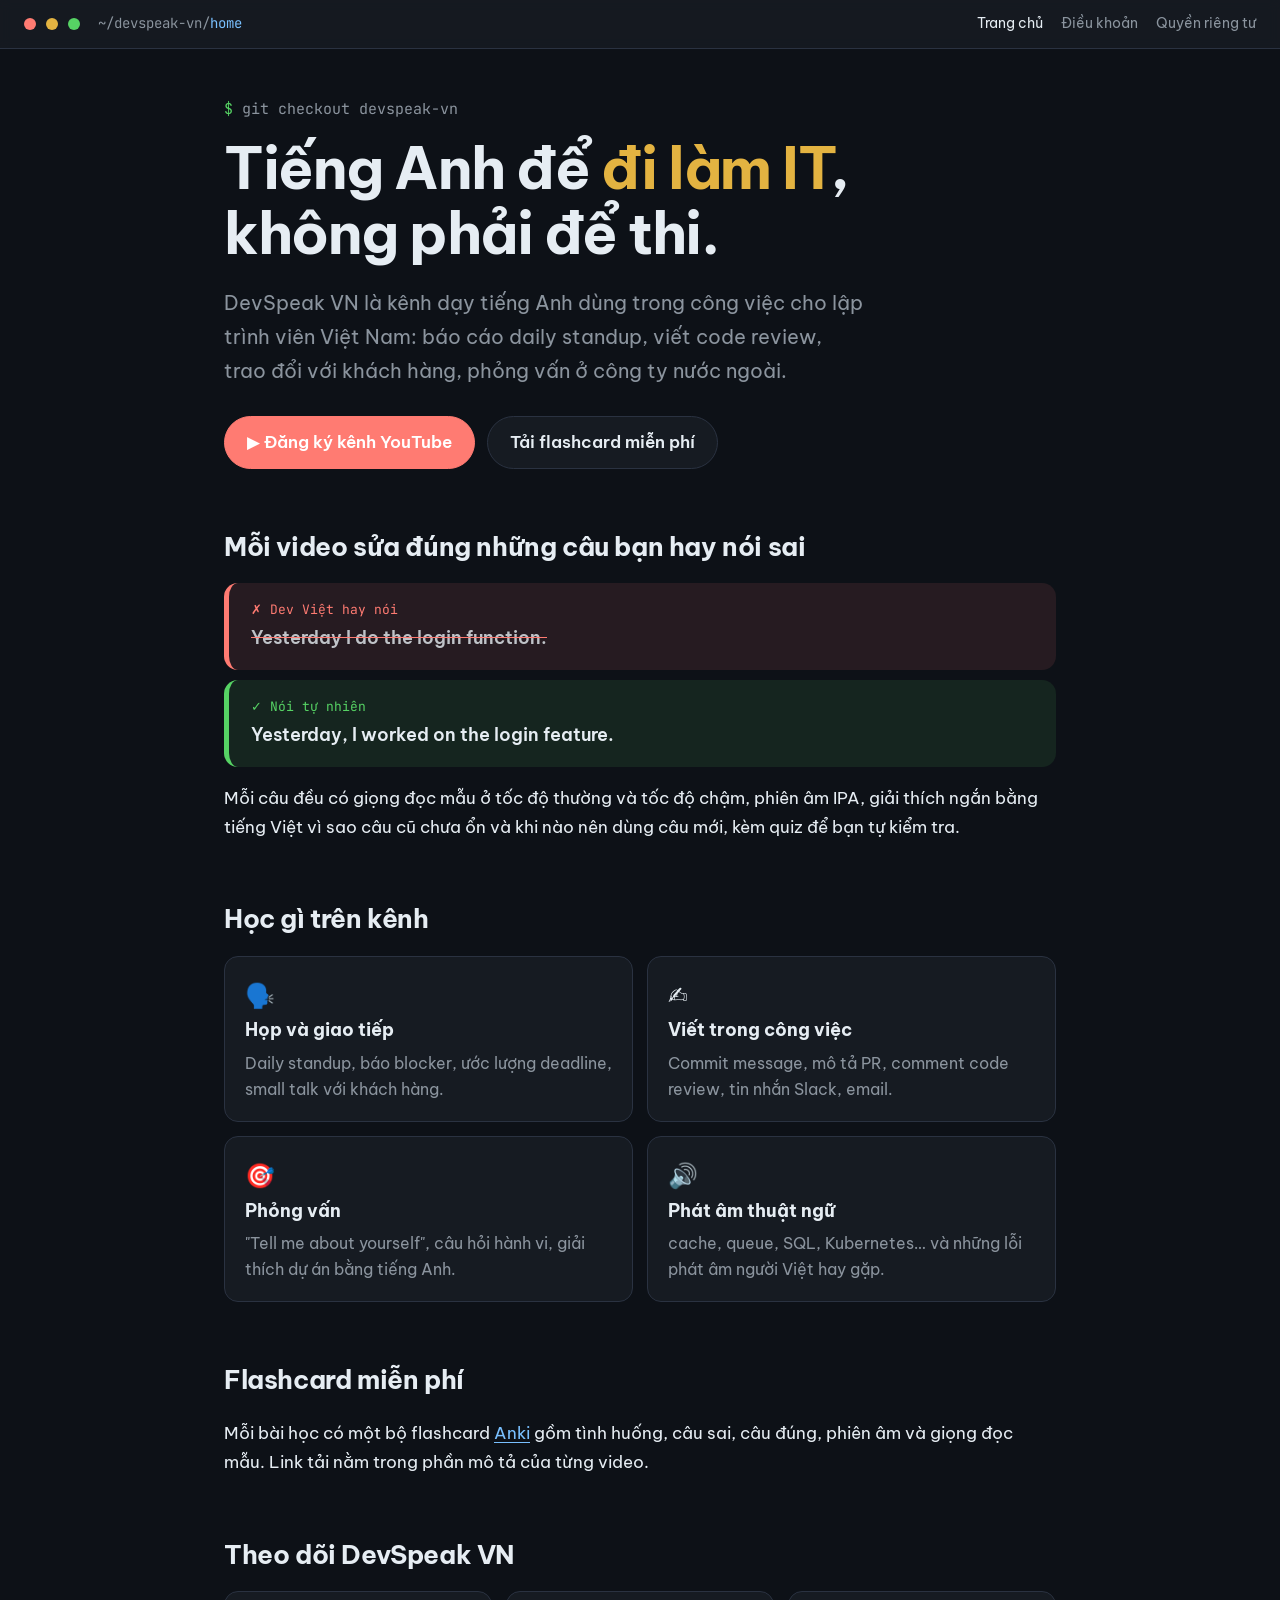
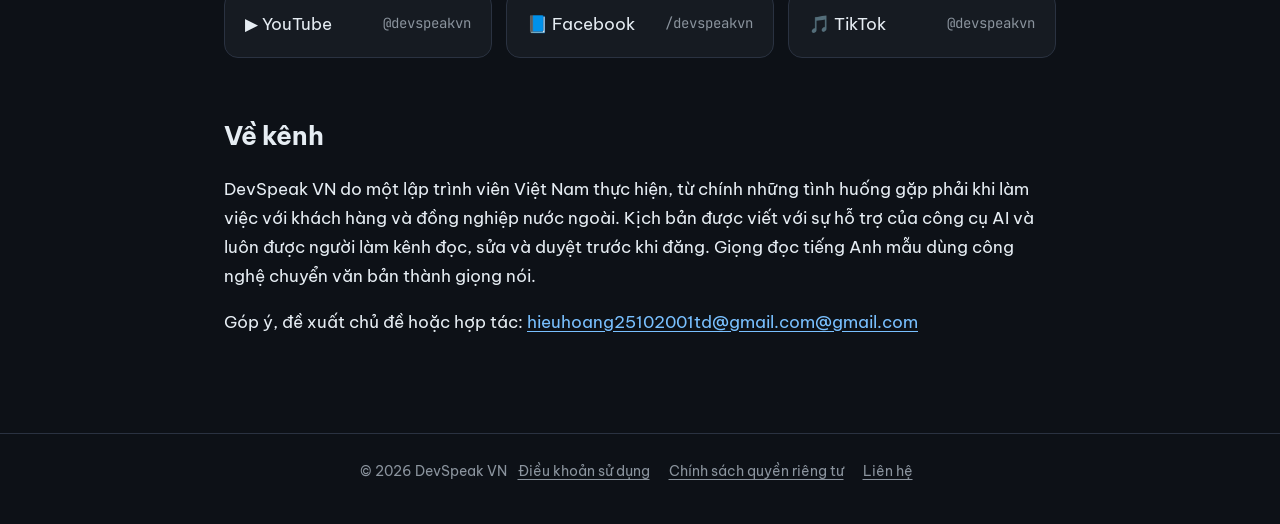
<file: index.html>
<!DOCTYPE html>
<html lang="vi">

<head>
  <meta charset="utf-8">
  <meta name="viewport" content="width=device-width, initial-scale=1">
  <title>DevSpeak VN · Tiếng Anh để đi làm IT</title>
  <meta name="description"
    content="DevSpeak VN: kênh dạy tiếng Anh dùng khi đi làm IT cho lập trình viên Việt Nam. Daily standup, code review, họp với khách, phỏng vấn.">
  <meta property="og:title" content="DevSpeak VN · Tiếng Anh để đi làm IT, không phải để thi">
  <meta property="og:description" content="Video ngắn sửa những câu tiếng Anh dev Việt hay nói sai ở công sở.">
  <meta property="og:type" content="website">
  <link rel="icon" href="favicon.svg" type="image/svg+xml">
  <link rel="stylesheet" href="style.css">
</head>

<body>
  <header class="bar">
    <i class="dot" style="background:#ff7b72"></i><i class="dot" style="background:#e3b341"></i><i class="dot"
      style="background:#56d364"></i>
    <span class="path">~/devspeak-vn/<b>home</b></span>
    <nav><a href="./" aria-current="page">Trang chủ</a><a href="terms">Điều khoản</a><a href="privacy">Quyền riêng
        tư</a></nav>
  </header>

  <main>
    <div class="prompt"><span class="g">$</span> git checkout devspeak-vn</div>
    <h1>Tiếng Anh để <em>đi làm IT</em>,<br>không phải để thi.</h1>
    <p class="lead">DevSpeak VN là kênh dạy tiếng Anh dùng trong công việc cho lập trình viên Việt Nam: báo cáo daily
      standup, viết code review, trao đổi với khách hàng, phỏng vấn ở công ty nước ngoài.</p>
    <div class="cta">
      <a class="btn pri" href="https://www.youtube.com/@devspeak-vn?sub_confirmation=1" target="_blank" rel="noopener">▶
        Đăng ký kênh YouTube</a>
      <a class="btn" href="#flashcard">Tải flashcard miễn phí</a>
    </div>

    <h2>Mỗi video sửa đúng những câu bạn hay nói sai</h2>
    <div class="diff minus"><small>✗ Dev Việt hay nói</small><span>Yesterday I do the login function.</span></div>
    <div class="diff plus"><small>✓ Nói tự nhiên</small>Yesterday, I worked on the login feature.</div>
    <p>Mỗi câu đều có giọng đọc mẫu ở tốc độ thường và tốc độ chậm, phiên âm IPA, giải thích ngắn bằng tiếng Việt vì sao
      câu cũ chưa ổn và khi nào nên dùng câu mới, kèm quiz để bạn tự kiểm tra.</p>

    <h2>Học gì trên kênh</h2>
    <div class="grid two">
      <div class="card">
        <div class="ico">🗣️</div>
        <h3>Họp và giao tiếp</h3>
        <p>Daily standup, báo blocker, ước lượng deadline, small talk với khách hàng.</p>
      </div>
      <div class="card">
        <div class="ico">✍️</div>
        <h3>Viết trong công việc</h3>
        <p>Commit message, mô tả PR, comment code review, tin nhắn Slack, email.</p>
      </div>
      <div class="card">
        <div class="ico">🎯</div>
        <h3>Phỏng vấn</h3>
        <p>"Tell me about yourself", câu hỏi hành vi, giải thích dự án bằng tiếng Anh.</p>
      </div>
      <div class="card">
        <div class="ico">🔊</div>
        <h3>Phát âm thuật ngữ</h3>
        <p>cache, queue, SQL, Kubernetes… và những lỗi phát âm người Việt hay gặp.</p>
      </div>
    </div>

    <h2 id="flashcard">Flashcard miễn phí</h2>
    <p>Mỗi bài học có một bộ flashcard <a href="https://apps.ankiweb.net/" target="_blank" rel="noopener">Anki</a> gồm
      tình huống, câu sai, câu đúng, phiên âm và giọng đọc mẫu. Link tải nằm trong phần mô tả của từng video.</p>

    <h2>Theo dõi DevSpeak VN</h2>
    <div class="grid platforms">
      <a class="card" href="https://www.youtube.com/@devspeak-vn" target="_blank" rel="noopener">▶️ YouTube
        <span>@devspeakvn</span></a>
      <a class="card" href="https://www.facebook.com/profile.php?id=61596889640750" target="_blank" rel="noopener">📘
        Facebook
        <span>/devspeakvn</span></a>
      <a class="card" href="https://www.tiktok.com/@devspeakvn" target="_blank" rel="noopener">🎵 TikTok
        <span>@devspeakvn</span></a>
    </div>

    <h2>Về kênh</h2>
    <p>DevSpeak VN do một lập trình viên Việt Nam thực hiện, từ chính những tình huống gặp phải khi làm việc với khách
      hàng và đồng nghiệp nước ngoài. Kịch bản được viết với sự hỗ trợ của công cụ AI và luôn được người làm kênh đọc,
      sửa và duyệt trước khi đăng. Giọng đọc tiếng Anh mẫu dùng công nghệ chuyển văn bản thành giọng nói.</p>
    <p>Góp ý, đề xuất chủ đề hoặc hợp tác: <a
        href="mailto:hieuhoang25102001td@gmail.com@gmail.com">hieuhoang25102001td@gmail.com@gmail.com</a></p>
  </main>

  <footer>
    © 2026 DevSpeak VN
    <a href="terms">Điều khoản sử dụng</a>
    <a href="privacy">Chính sách quyền riêng tư</a>
    <a href="mailto:hieuhoang25102001td@gmail.com@gmail.com">Liên hệ</a>
  </footer>
</body>

</html>
</file>
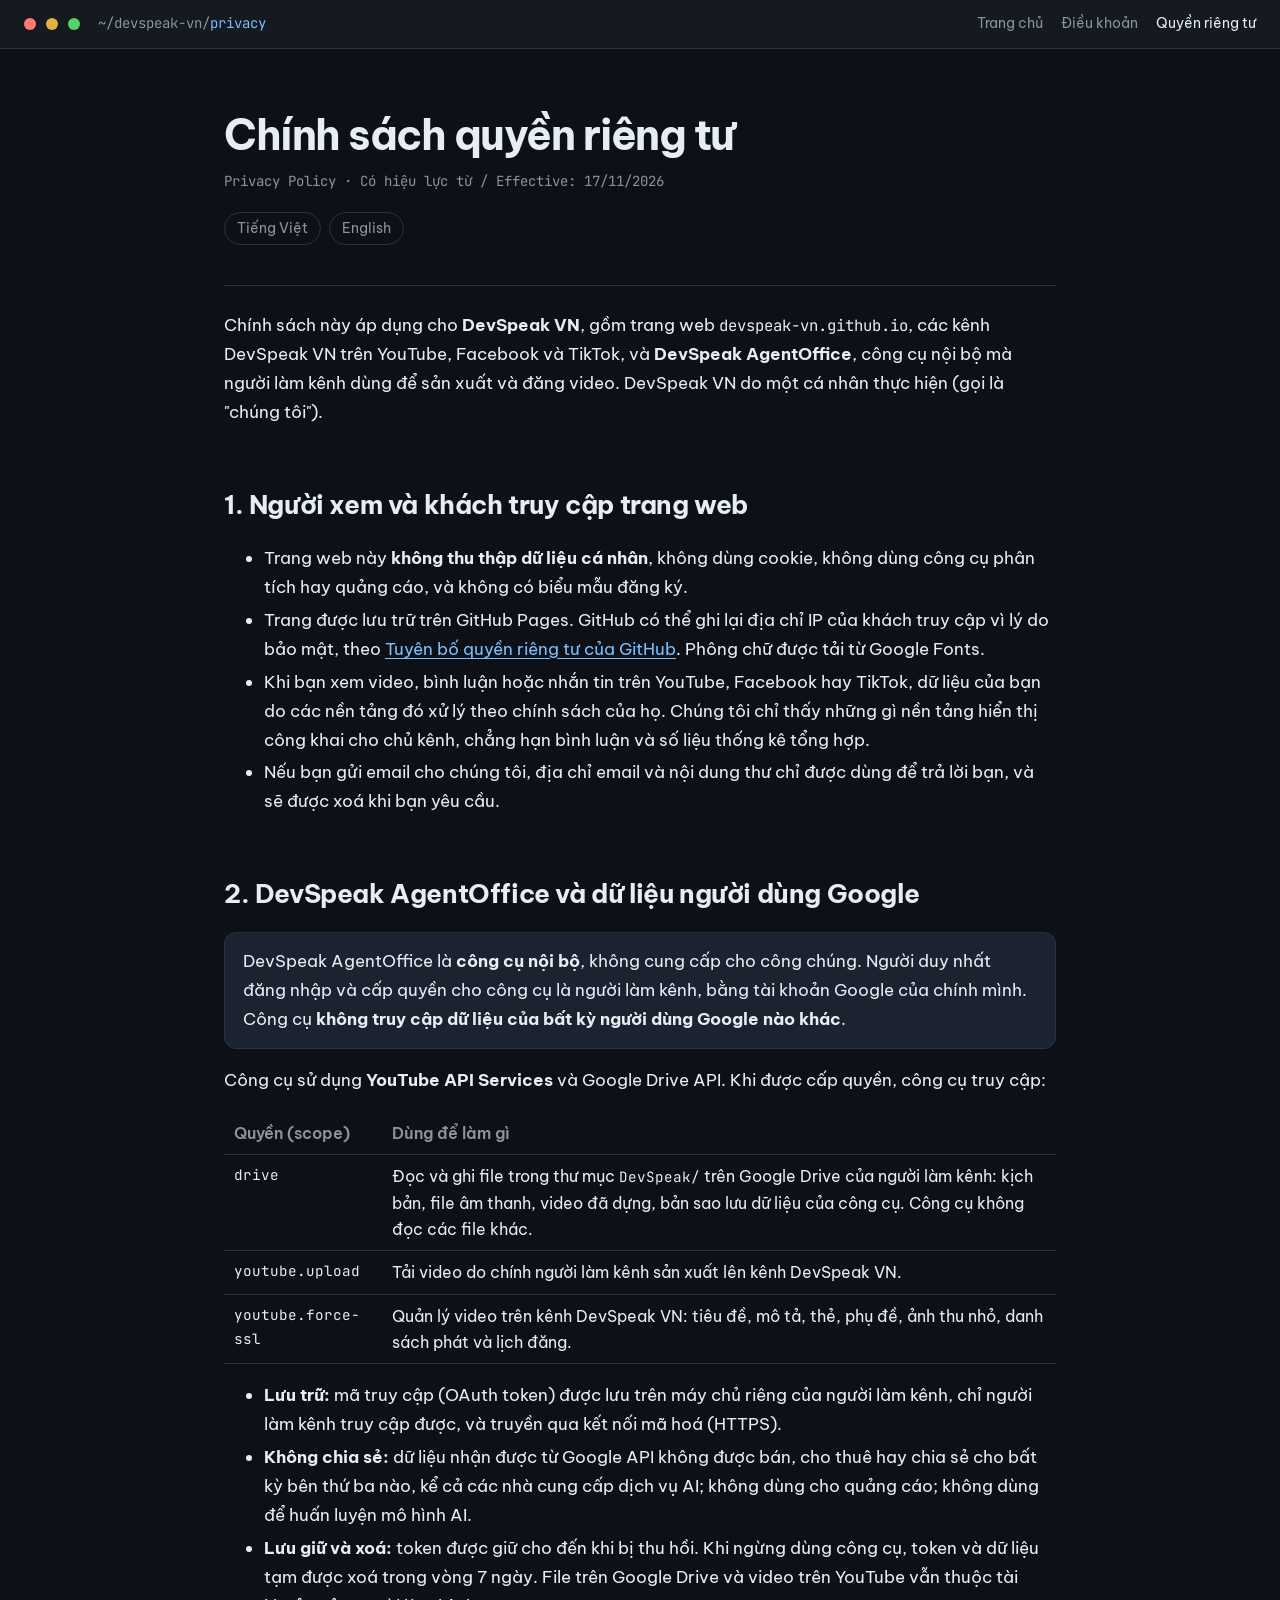
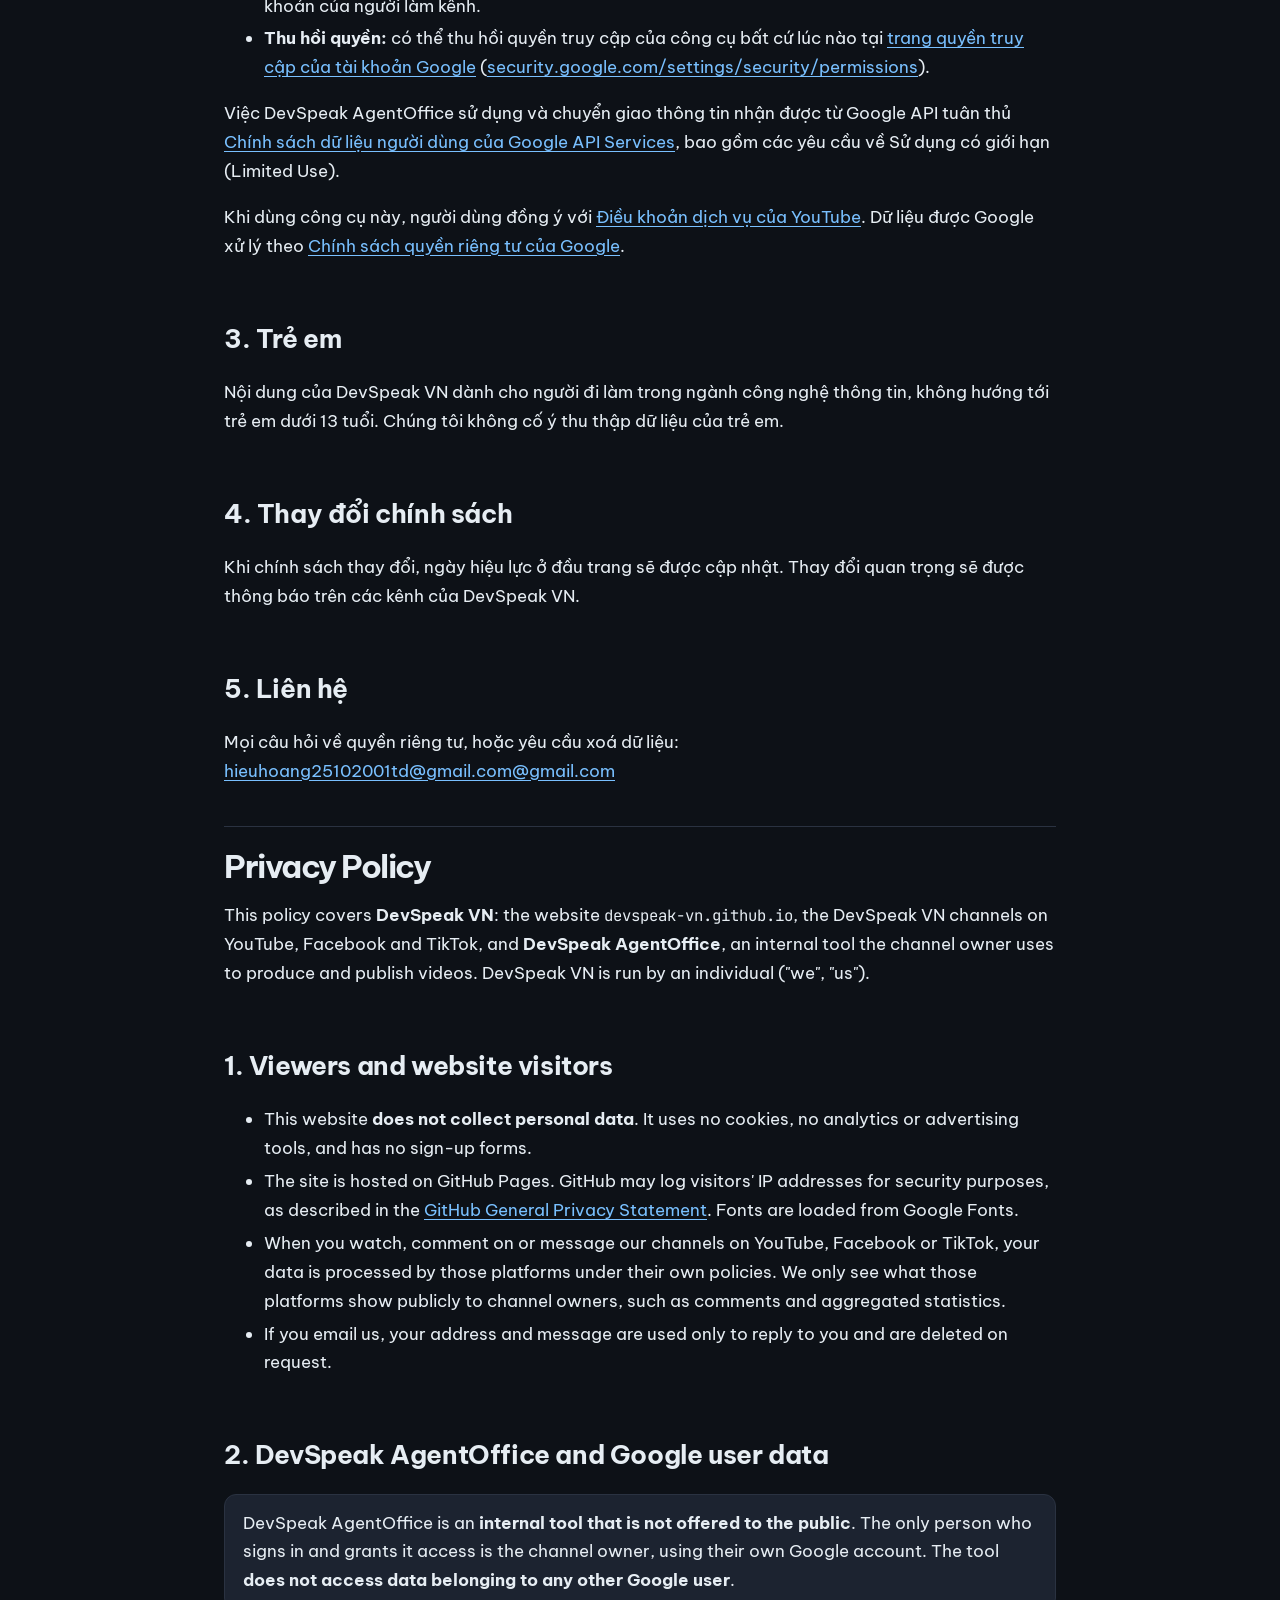
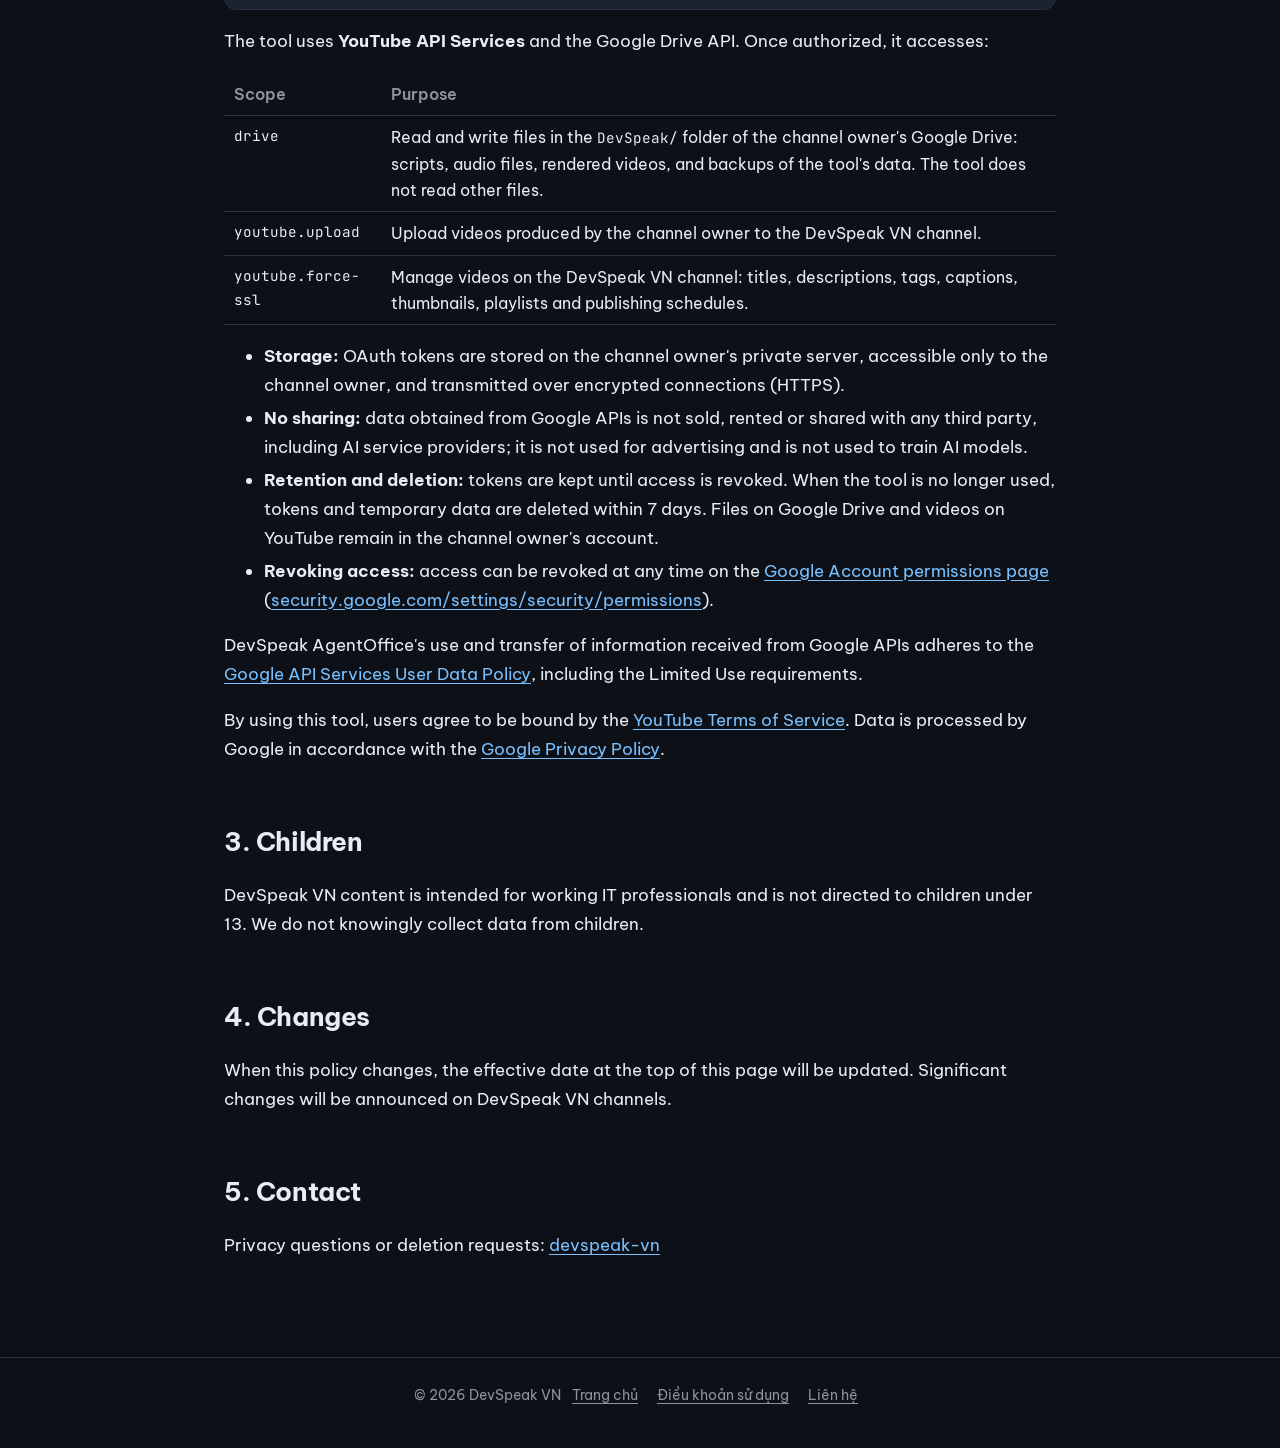
<file: privacy.html>
<!DOCTYPE html>
<html lang="vi">

<head>
  <meta charset="utf-8">
  <meta name="viewport" content="width=device-width, initial-scale=1">
  <title>Chính sách quyền riêng tư · Privacy Policy · DevSpeak VN</title>
  <meta name="description"
    content="Chính sách quyền riêng tư của DevSpeak VN và công cụ nội bộ DevSpeak AgentOffice (Google Drive API, YouTube API Services).">
  <link rel="icon" href="favicon.svg" type="image/svg+xml">
  <link rel="stylesheet" href="style.css">
</head>

<body>
  <header class="bar">
    <i class="dot" style="background:#ff7b72"></i><i class="dot" style="background:#e3b341"></i><i class="dot"
      style="background:#56d364"></i>
    <span class="path">~/devspeak-vn/<b>privacy</b></span>
    <nav><a href="./">Trang chủ</a><a href="terms">Điều khoản</a><a href="privacy" aria-current="page">Quyền riêng
        tư</a></nav>
  </header>

  <main class="doc">
    <h1>Chính sách quyền riêng tư</h1>
    <div class="meta">Privacy Policy · Có hiệu lực từ / Effective: 17/11/2026</div>
    <div class="lang"><a href="#vi">Tiếng Việt</a><a href="#en">English</a></div>

    <!-- ===================== TIẾNG VIỆT ===================== -->
    <section id="vi" lang="vi">
      <p>Chính sách này áp dụng cho <b>DevSpeak VN</b>, gồm trang web <span class="mono">devspeak-vn.github.io</span>,
        các kênh DevSpeak VN trên YouTube, Facebook và TikTok, và <b>DevSpeak AgentOffice</b>, công cụ nội bộ mà người
        làm kênh dùng để sản xuất và đăng video. DevSpeak VN do một cá nhân thực hiện (gọi là "chúng tôi").</p>

      <h2>1. Người xem và khách truy cập trang web</h2>
      <ul>
        <li>Trang web này <b>không thu thập dữ liệu cá nhân</b>, không dùng cookie, không dùng công cụ phân tích hay
          quảng cáo, và không có biểu mẫu đăng ký.</li>
        <li>Trang được lưu trữ trên GitHub Pages. GitHub có thể ghi lại địa chỉ IP của khách truy cập vì lý do bảo mật,
          theo <a href="https://docs.github.com/site-policy/privacy-policies/github-general-privacy-statement"
            target="_blank" rel="noopener">Tuyên bố quyền riêng tư của GitHub</a>. Phông chữ được tải từ Google Fonts.
        </li>
        <li>Khi bạn xem video, bình luận hoặc nhắn tin trên YouTube, Facebook hay TikTok, dữ liệu của bạn do các nền
          tảng đó xử lý theo chính sách của họ. Chúng tôi chỉ thấy những gì nền tảng hiển thị công khai cho chủ kênh,
          chẳng hạn bình luận và số liệu thống kê tổng hợp.</li>
        <li>Nếu bạn gửi email cho chúng tôi, địa chỉ email và nội dung thư chỉ được dùng để trả lời bạn, và sẽ được xoá
          khi bạn yêu cầu.</li>
      </ul>

      <h2>2. DevSpeak AgentOffice và dữ liệu người dùng Google</h2>
      <div class="note">DevSpeak AgentOffice là <b>công cụ nội bộ</b>, không cung cấp cho công chúng. Người duy nhất
        đăng nhập và cấp quyền cho công cụ là người làm kênh, bằng tài khoản Google của chính mình. Công cụ <b>không
          truy cập dữ liệu của bất kỳ người dùng Google nào khác</b>.</div>
      <p>Công cụ sử dụng <b>YouTube API Services</b> và Google Drive API. Khi được cấp quyền, công cụ truy cập:</p>
      <table>
        <tr>
          <th>Quyền (scope)</th>
          <th>Dùng để làm gì</th>
        </tr>
        <tr>
          <td class="mono">drive</td>
          <td>Đọc và ghi file trong thư mục <span class="mono">DevSpeak/</span> trên Google Drive của người làm kênh:
            kịch bản, file âm thanh, video đã dựng, bản sao lưu dữ liệu của công cụ. Công cụ không đọc các file khác.
          </td>
        </tr>
        <tr>
          <td class="mono">youtube.upload</td>
          <td>Tải video do chính người làm kênh sản xuất lên kênh DevSpeak VN.</td>
        </tr>
        <tr>
          <td class="mono">youtube.force-ssl</td>
          <td>Quản lý video trên kênh DevSpeak VN: tiêu đề, mô tả, thẻ, phụ đề, ảnh thu nhỏ, danh sách phát và lịch
            đăng.</td>
        </tr>
      </table>
      <ul>
        <li><b>Lưu trữ:</b> mã truy cập (OAuth token) được lưu trên máy chủ riêng của người làm kênh, chỉ người làm kênh
          truy cập được, và truyền qua kết nối mã hoá (HTTPS).</li>
        <li><b>Không chia sẻ:</b> dữ liệu nhận được từ Google API không được bán, cho thuê hay chia sẻ cho bất kỳ bên
          thứ ba nào, kể cả các nhà cung cấp dịch vụ AI; không dùng cho quảng cáo; không dùng để huấn luyện mô hình AI.
        </li>
        <li><b>Lưu giữ và xoá:</b> token được giữ cho đến khi bị thu hồi. Khi ngừng dùng công cụ, token và dữ liệu tạm
          được xoá trong vòng 7 ngày. File trên Google Drive và video trên YouTube vẫn thuộc tài khoản của người làm
          kênh.</li>
        <li><b>Thu hồi quyền:</b> có thể thu hồi quyền truy cập của công cụ bất cứ lúc nào tại <a
            href="https://myaccount.google.com/permissions" target="_blank" rel="noopener">trang quyền truy cập của tài
            khoản Google</a> (<a href="https://security.google.com/settings/security/permissions" target="_blank"
            rel="noopener">security.google.com/settings/security/permissions</a>).</li>
      </ul>
      <p>Việc DevSpeak AgentOffice sử dụng và chuyển giao thông tin nhận được từ Google API tuân thủ <a
          href="https://developers.google.com/terms/api-services-user-data-policy" target="_blank" rel="noopener">Chính
          sách dữ liệu người dùng của Google API Services</a>, bao gồm các yêu cầu về Sử dụng có giới hạn (Limited Use).
      </p>
      <p>Khi dùng công cụ này, người dùng đồng ý với <a href="https://www.youtube.com/t/terms" target="_blank"
          rel="noopener">Điều khoản dịch vụ của YouTube</a>. Dữ liệu được Google xử lý theo <a
          href="https://policies.google.com/privacy" target="_blank" rel="noopener">Chính sách quyền riêng tư của
          Google</a>.</p>

      <h2>3. Trẻ em</h2>
      <p>Nội dung của DevSpeak VN dành cho người đi làm trong ngành công nghệ thông tin, không hướng tới trẻ em dưới 13
        tuổi. Chúng tôi không cố ý thu thập dữ liệu của trẻ em.</p>

      <h2>4. Thay đổi chính sách</h2>
      <p>Khi chính sách thay đổi, ngày hiệu lực ở đầu trang sẽ được cập nhật. Thay đổi quan trọng sẽ được thông báo trên
        các kênh của DevSpeak VN.</p>

      <h2>5. Liên hệ</h2>
      <p>Mọi câu hỏi về quyền riêng tư, hoặc yêu cầu xoá dữ liệu: <a
          href="mailto:hieuhoang25102001td@gmail.com@gmail.com">hieuhoang25102001td@gmail.com@gmail.com</a></p>
    </section>

    <!-- ===================== ENGLISH ===================== -->
    <section id="en" lang="en">
      <h1 style="font-size:32px">Privacy Policy</h1>
      <p>This policy covers <b>DevSpeak VN</b>: the website <span class="mono">devspeak-vn.github.io</span>, the
        DevSpeak VN channels on YouTube, Facebook and TikTok, and <b>DevSpeak AgentOffice</b>, an internal tool the
        channel owner uses to produce and publish videos. DevSpeak VN is run by an individual ("we", "us").</p>

      <h2>1. Viewers and website visitors</h2>
      <ul>
        <li>This website <b>does not collect personal data</b>. It uses no cookies, no analytics or advertising tools,
          and has no sign-up forms.</li>
        <li>The site is hosted on GitHub Pages. GitHub may log visitors' IP addresses for security purposes, as
          described in the <a
            href="https://docs.github.com/site-policy/privacy-policies/github-general-privacy-statement" target="_blank"
            rel="noopener">GitHub General Privacy Statement</a>. Fonts are loaded from Google Fonts.</li>
        <li>When you watch, comment on or message our channels on YouTube, Facebook or TikTok, your data is processed by
          those platforms under their own policies. We only see what those platforms show publicly to channel owners,
          such as comments and aggregated statistics.</li>
        <li>If you email us, your address and message are used only to reply to you and are deleted on request.</li>
      </ul>

      <h2>2. DevSpeak AgentOffice and Google user data</h2>
      <div class="note">DevSpeak AgentOffice is an <b>internal tool that is not offered to the public</b>. The only
        person who signs in and grants it access is the channel owner, using their own Google account. The tool <b>does
          not access data belonging to any other Google user</b>.</div>
      <p>The tool uses <b>YouTube API Services</b> and the Google Drive API. Once authorized, it accesses:</p>
      <table>
        <tr>
          <th>Scope</th>
          <th>Purpose</th>
        </tr>
        <tr>
          <td class="mono">drive</td>
          <td>Read and write files in the <span class="mono">DevSpeak/</span> folder of the channel owner's Google
            Drive: scripts, audio files, rendered videos, and backups of the tool's data. The tool does not read other
            files.</td>
        </tr>
        <tr>
          <td class="mono">youtube.upload</td>
          <td>Upload videos produced by the channel owner to the DevSpeak VN channel.</td>
        </tr>
        <tr>
          <td class="mono">youtube.force-ssl</td>
          <td>Manage videos on the DevSpeak VN channel: titles, descriptions, tags, captions, thumbnails, playlists and
            publishing schedules.</td>
        </tr>
      </table>
      <ul>
        <li><b>Storage:</b> OAuth tokens are stored on the channel owner's private server, accessible only to the
          channel owner, and transmitted over encrypted connections (HTTPS).</li>
        <li><b>No sharing:</b> data obtained from Google APIs is not sold, rented or shared with any third party,
          including AI service providers; it is not used for advertising and is not used to train AI models.</li>
        <li><b>Retention and deletion:</b> tokens are kept until access is revoked. When the tool is no longer used,
          tokens and temporary data are deleted within 7 days. Files on Google Drive and videos on YouTube remain in the
          channel owner's account.</li>
        <li><b>Revoking access:</b> access can be revoked at any time on the <a
            href="https://myaccount.google.com/permissions" target="_blank" rel="noopener">Google Account permissions
            page</a> (<a href="https://security.google.com/settings/security/permissions" target="_blank"
            rel="noopener">security.google.com/settings/security/permissions</a>).</li>
      </ul>
      <p>DevSpeak AgentOffice's use and transfer of information received from Google APIs adheres to the <a
          href="https://developers.google.com/terms/api-services-user-data-policy" target="_blank" rel="noopener">Google
          API Services User Data Policy</a>, including the Limited Use requirements.</p>
      <p>By using this tool, users agree to be bound by the <a href="https://www.youtube.com/t/terms" target="_blank"
          rel="noopener">YouTube Terms of Service</a>. Data is processed by Google in accordance with the <a
          href="https://policies.google.com/privacy" target="_blank" rel="noopener">Google Privacy Policy</a>.</p>

      <h2>3. Children</h2>
      <p>DevSpeak VN content is intended for working IT professionals and is not directed to children under 13. We do
        not knowingly collect data from children.</p>

      <h2>4. Changes</h2>
      <p>When this policy changes, the effective date at the top of this page will be updated. Significant changes will
        be announced on DevSpeak VN channels.</p>

      <h2>5. Contact</h2>
      <p>Privacy questions or deletion requests: <a href="mailto:hieuhoang25102001td@gmail.com">devspeak-vn</a></p>
    </section>
  </main>

  <footer>
    © 2026 DevSpeak VN
    <a href="./">Trang chủ</a>
    <a href="terms">Điều khoản sử dụng</a>
    <a href="mailto:hieuhoang25102001td@gmail.com@gmail.com">Liên hệ</a>
  </footer>
</body>

</html>
</file>
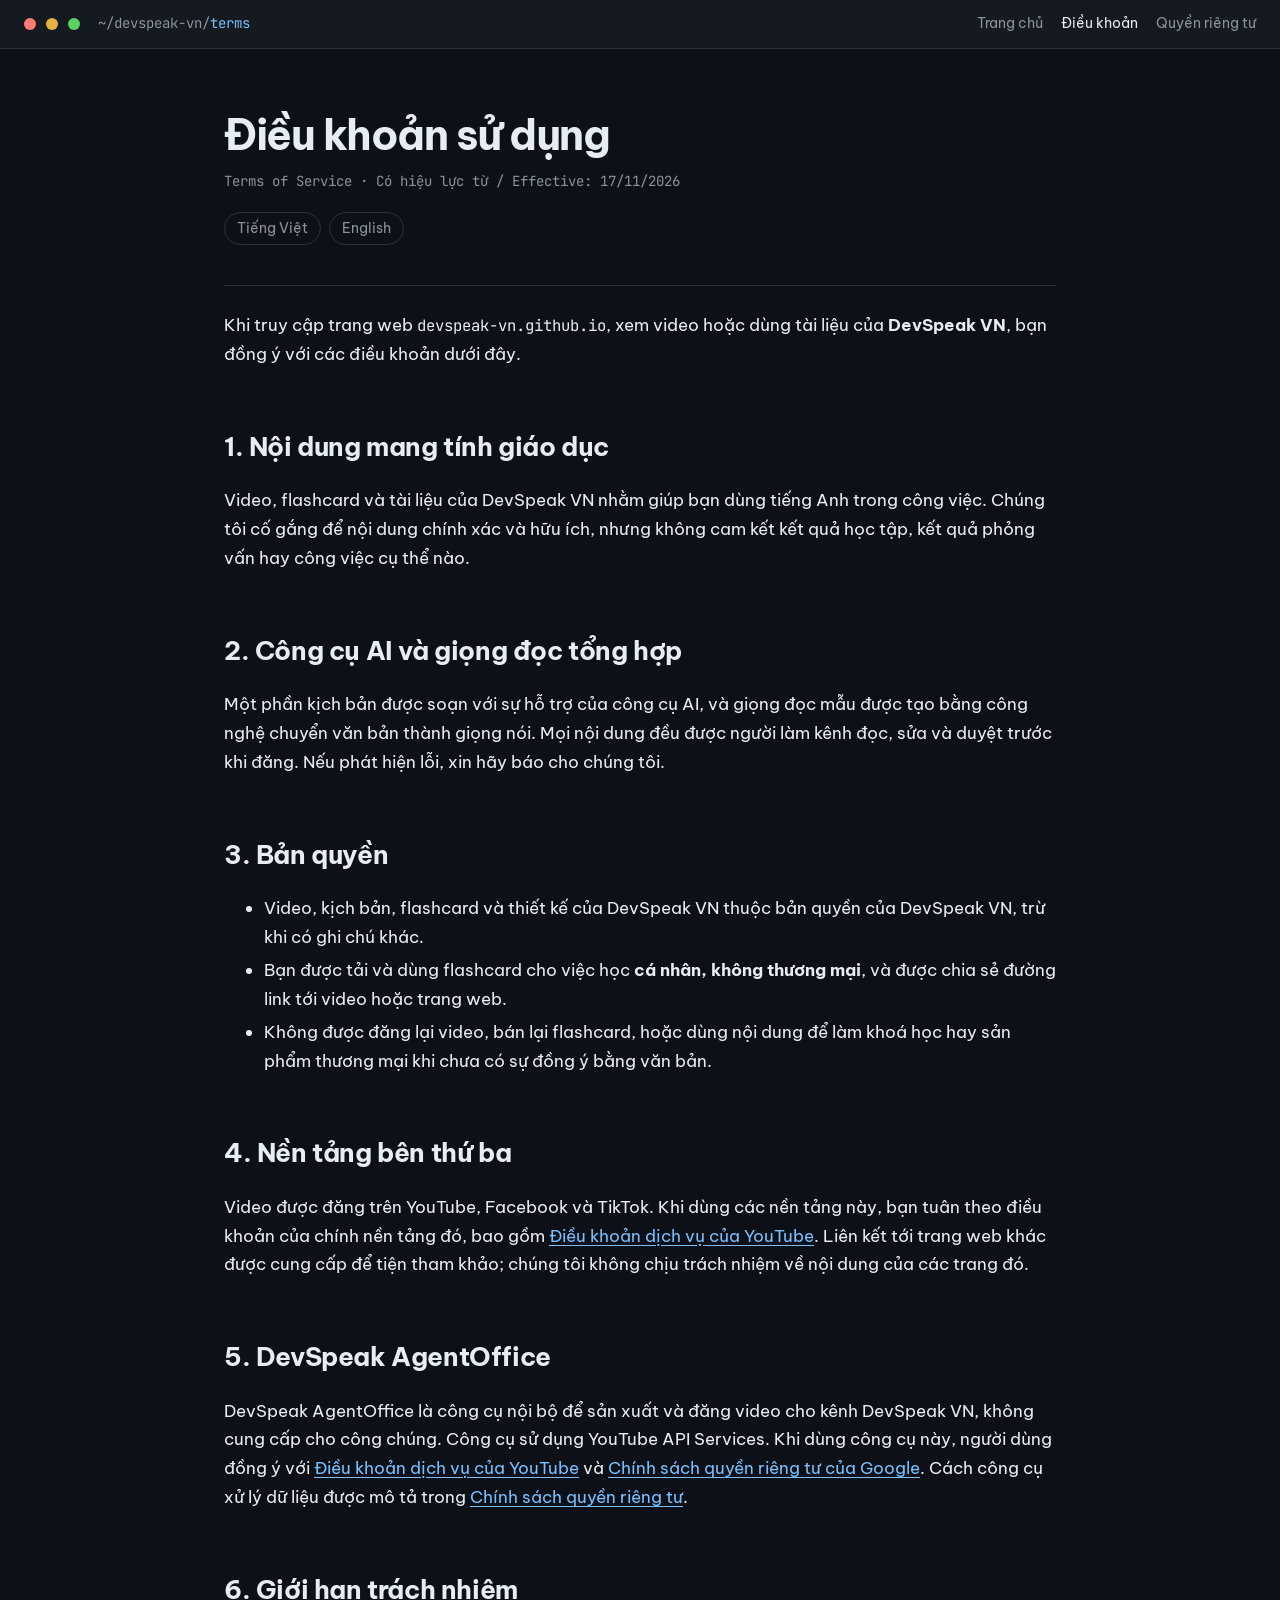
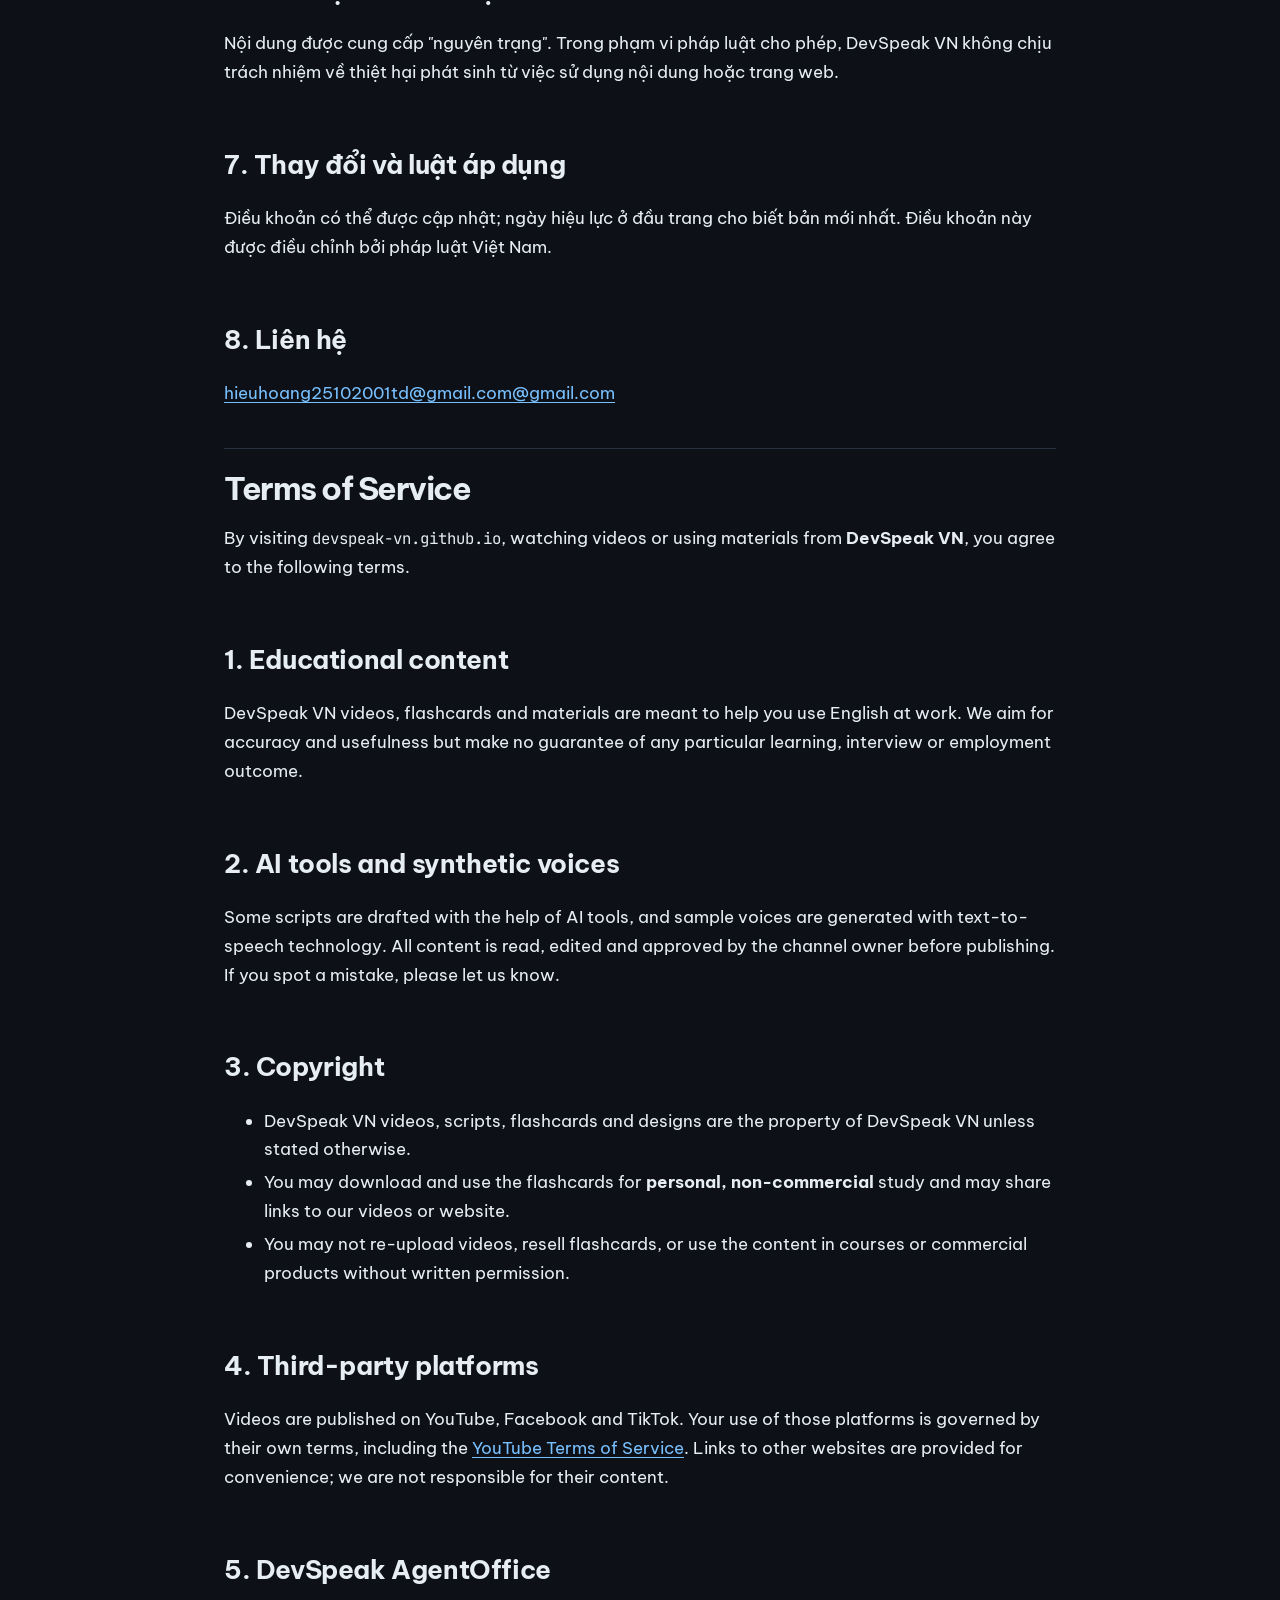
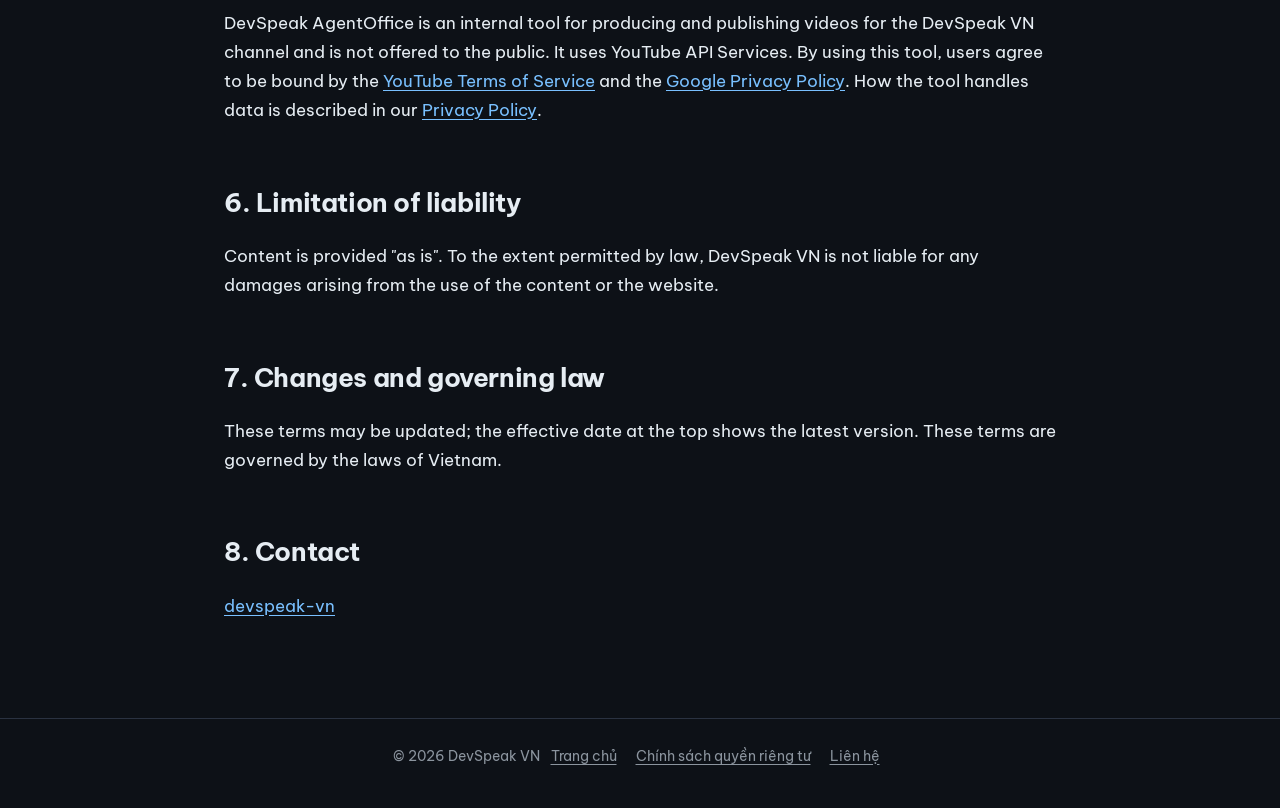
<file: terms.html>
<!DOCTYPE html>
<html lang="vi">

<head>
  <meta charset="utf-8">
  <meta name="viewport" content="width=device-width, initial-scale=1">
  <title>Điều khoản sử dụng · Terms of Service · DevSpeak VN</title>
  <meta name="description"
    content="Điều khoản sử dụng trang web, nội dung và công cụ DevSpeak AgentOffice của DevSpeak VN.">
  <link rel="icon" href="favicon.svg" type="image/svg+xml">
  <link rel="stylesheet" href="style.css">
</head>

<body>
  <header class="bar">
    <i class="dot" style="background:#ff7b72"></i><i class="dot" style="background:#e3b341"></i><i class="dot"
      style="background:#56d364"></i>
    <span class="path">~/devspeak-vn/<b>terms</b></span>
    <nav><a href="./">Trang chủ</a><a href="terms" aria-current="page">Điều khoản</a><a href="privacy">Quyền riêng
        tư</a></nav>
  </header>

  <main class="doc">
    <h1>Điều khoản sử dụng</h1>
    <div class="meta">Terms of Service · Có hiệu lực từ / Effective: 17/11/2026</div>
    <div class="lang"><a href="#vi">Tiếng Việt</a><a href="#en">English</a></div>

    <!-- ===================== TIẾNG VIỆT ===================== -->
    <section id="vi" lang="vi">
      <p>Khi truy cập trang web <span class="mono">devspeak-vn.github.io</span>, xem video hoặc dùng tài liệu của
        <b>DevSpeak VN</b>, bạn đồng ý với các điều khoản dưới đây.
      </p>

      <h2>1. Nội dung mang tính giáo dục</h2>
      <p>Video, flashcard và tài liệu của DevSpeak VN nhằm giúp bạn dùng tiếng Anh trong công việc. Chúng tôi cố gắng để
        nội dung chính xác và hữu ích, nhưng không cam kết kết quả học tập, kết quả phỏng vấn hay công việc cụ thể nào.
      </p>

      <h2>2. Công cụ AI và giọng đọc tổng hợp</h2>
      <p>Một phần kịch bản được soạn với sự hỗ trợ của công cụ AI, và giọng đọc mẫu được tạo bằng công nghệ chuyển văn
        bản thành giọng nói. Mọi nội dung đều được người làm kênh đọc, sửa và duyệt trước khi đăng. Nếu phát hiện lỗi,
        xin hãy báo cho chúng tôi.</p>

      <h2>3. Bản quyền</h2>
      <ul>
        <li>Video, kịch bản, flashcard và thiết kế của DevSpeak VN thuộc bản quyền của DevSpeak VN, trừ khi có ghi chú
          khác.</li>
        <li>Bạn được tải và dùng flashcard cho việc học <b>cá nhân, không thương mại</b>, và được chia sẻ đường link tới
          video hoặc trang web.</li>
        <li>Không được đăng lại video, bán lại flashcard, hoặc dùng nội dung để làm khoá học hay sản phẩm thương mại khi
          chưa có sự đồng ý bằng văn bản.</li>
      </ul>

      <h2>4. Nền tảng bên thứ ba</h2>
      <p>Video được đăng trên YouTube, Facebook và TikTok. Khi dùng các nền tảng này, bạn tuân theo điều khoản của chính
        nền tảng đó, bao gồm <a href="https://www.youtube.com/t/terms" target="_blank" rel="noopener">Điều khoản dịch vụ
          của YouTube</a>. Liên kết tới trang web khác được cung cấp để tiện tham khảo; chúng tôi không chịu trách nhiệm
        về nội dung của các trang đó.</p>

      <h2>5. DevSpeak AgentOffice</h2>
      <p>DevSpeak AgentOffice là công cụ nội bộ để sản xuất và đăng video cho kênh DevSpeak VN, không cung cấp cho công
        chúng. Công cụ sử dụng YouTube API Services. Khi dùng công cụ này, người dùng đồng ý với <a
          href="https://www.youtube.com/t/terms" target="_blank" rel="noopener">Điều khoản dịch vụ của YouTube</a> và <a
          href="https://policies.google.com/privacy" target="_blank" rel="noopener">Chính sách quyền riêng tư của
          Google</a>. Cách công cụ xử lý dữ liệu được mô tả trong <a href="privacy">Chính sách quyền riêng tư</a>.</p>

      <h2>6. Giới hạn trách nhiệm</h2>
      <p>Nội dung được cung cấp "nguyên trạng". Trong phạm vi pháp luật cho phép, DevSpeak VN không chịu trách nhiệm về
        thiệt hại phát sinh từ việc sử dụng nội dung hoặc trang web.</p>

      <h2>7. Thay đổi và luật áp dụng</h2>
      <p>Điều khoản có thể được cập nhật; ngày hiệu lực ở đầu trang cho biết bản mới nhất. Điều khoản này được điều
        chỉnh bởi pháp luật Việt Nam.</p>

      <h2>8. Liên hệ</h2>
      <p><a href="mailto:hieuhoang25102001td@gmail.com@gmail.com">hieuhoang25102001td@gmail.com@gmail.com</a></p>
    </section>

    <!-- ===================== ENGLISH ===================== -->
    <section id="en" lang="en">
      <h1 style="font-size:32px">Terms of Service</h1>
      <p>By visiting <span class="mono">devspeak-vn.github.io</span>, watching videos or using materials from
        <b>DevSpeak VN</b>, you agree to the following terms.
      </p>

      <h2>1. Educational content</h2>
      <p>DevSpeak VN videos, flashcards and materials are meant to help you use English at work. We aim for accuracy and
        usefulness but make no guarantee of any particular learning, interview or employment outcome.</p>

      <h2>2. AI tools and synthetic voices</h2>
      <p>Some scripts are drafted with the help of AI tools, and sample voices are generated with text-to-speech
        technology. All content is read, edited and approved by the channel owner before publishing. If you spot a
        mistake, please let us know.</p>

      <h2>3. Copyright</h2>
      <ul>
        <li>DevSpeak VN videos, scripts, flashcards and designs are the property of DevSpeak VN unless stated otherwise.
        </li>
        <li>You may download and use the flashcards for <b>personal, non-commercial</b> study and may share links to our
          videos or website.</li>
        <li>You may not re-upload videos, resell flashcards, or use the content in courses or commercial products
          without written permission.</li>
      </ul>

      <h2>4. Third-party platforms</h2>
      <p>Videos are published on YouTube, Facebook and TikTok. Your use of those platforms is governed by their own
        terms, including the <a href="https://www.youtube.com/t/terms" target="_blank" rel="noopener">YouTube Terms of
          Service</a>. Links to other websites are provided for convenience; we are not responsible for their content.
      </p>

      <h2>5. DevSpeak AgentOffice</h2>
      <p>DevSpeak AgentOffice is an internal tool for producing and publishing videos for the DevSpeak VN channel and is
        not offered to the public. It uses YouTube API Services. By using this tool, users agree to be bound by the <a
          href="https://www.youtube.com/t/terms" target="_blank" rel="noopener">YouTube Terms of Service</a> and the <a
          href="https://policies.google.com/privacy" target="_blank" rel="noopener">Google Privacy Policy</a>. How the
        tool handles data is described in our <a href="privacy">Privacy Policy</a>.</p>

      <h2>6. Limitation of liability</h2>
      <p>Content is provided "as is". To the extent permitted by law, DevSpeak VN is not liable for any damages arising
        from the use of the content or the website.</p>

      <h2>7. Changes and governing law</h2>
      <p>These terms may be updated; the effective date at the top shows the latest version. These terms are governed by
        the laws of Vietnam.</p>

      <h2>8. Contact</h2>
      <p><a href="mailto:hieuhoang25102001td@gmail.com">devspeak-vn</a></p>
    </section>
  </main>

  <footer>
    © 2026 DevSpeak VN
    <a href="./">Trang chủ</a>
    <a href="privacy">Chính sách quyền riêng tư</a>
    <a href="mailto:hieuhoang25102001td@gmail.com@gmail.com">Liên hệ</a>
  </footer>
</body>

</html>
</file>
<file: style.css>
@import url("https://fonts.googleapis.com/css2?family=Be+Vietnam+Pro:wght@400;600;800&family=JetBrains+Mono:wght@400;700&display=swap");

:root {
  --bg: #0d1117;
  --panel: #161b22;
  --panel2: #1c2330;
  --border: #2a3241;
  --text: #e6edf3;
  --muted: #8b949e;
  --red: #ff7b72;
  --green: #56d364;
  --blue: #79c0ff;
  --yellow: #e3b341;
  --font: "Be Vietnam Pro", system-ui, -apple-system, "Segoe UI", sans-serif;
  --mono: "JetBrains Mono", ui-monospace, Menlo, monospace;
}

* { box-sizing: border-box; }
html { scroll-behavior: smooth; }
body {
  margin: 0;
  background: var(--bg);
  color: var(--text);
  font: 17px/1.7 var(--font);
  -webkit-font-smoothing: antialiased;
}
a { color: var(--blue); text-underline-offset: 3px; }
a:hover { color: var(--text); }
code, .mono { font-family: var(--mono); font-size: 0.92em; }

/* ---- thanh trên cùng, kiểu cửa sổ editor ---- */
.bar {
  position: sticky; top: 0; z-index: 5;
  display: flex; align-items: center; gap: 10px;
  padding: 12px 24px;
  background: rgba(22, 27, 34, 0.92);
  backdrop-filter: blur(6px);
  border-bottom: 1px solid var(--border);
  font-family: var(--mono); font-size: 14px; color: var(--muted);
}
.dot { width: 12px; height: 12px; border-radius: 50%; display: inline-block; }
.bar .path { margin-left: 8px; }
.bar .path b { color: var(--blue); font-weight: 400; }
.bar nav { margin-left: auto; display: flex; gap: 18px; font-family: var(--font); }
.bar nav a { color: var(--muted); text-decoration: none; }
.bar nav a:hover, .bar nav a[aria-current] { color: var(--text); }

main { max-width: 880px; margin: 0 auto; padding: 48px 24px 80px; }

/* ---- trang chủ ---- */
.prompt { font-family: var(--mono); color: var(--muted); font-size: 15px; }
.prompt .g { color: var(--green); }
h1 { font-size: clamp(36px, 6vw, 58px); line-height: 1.12; letter-spacing: -1.5px; margin: 14px 0 12px; }
h1 em { font-style: normal; color: var(--yellow); white-space: nowrap; }
.lead { font-size: 20px; color: var(--muted); max-width: 640px; }
.cta { display: flex; flex-wrap: wrap; gap: 12px; margin: 28px 0 8px; }
.btn {
  display: inline-block; padding: 11px 22px; border-radius: 999px;
  font-weight: 600; text-decoration: none; border: 1px solid var(--border);
  color: var(--text); background: var(--panel);
}
.btn:hover { border-color: var(--muted); color: var(--text); }
.btn.pri { background: var(--red); border-color: var(--red); color: #fff; }
.btn.pri:hover { filter: brightness(1.08); }

h2 { font-size: 26px; margin: 56px 0 14px; letter-spacing: -0.4px; }
h3 { font-size: 19px; margin: 28px 0 6px; }

.diff {
  border-radius: 14px; padding: 16px 22px; margin: 10px 0;
  font-size: 18px; font-weight: 600;
}
.diff small { display: block; font-family: var(--mono); font-weight: 400; font-size: 13px; margin-bottom: 2px; }
.diff.minus { background: rgba(255, 123, 114, 0.1); border-left: 5px solid var(--red); }
.diff.minus span { text-decoration: line-through; text-decoration-color: var(--red); color: #e6edf3cc; }
.diff.minus small { color: var(--red); }
.diff.plus { background: rgba(86, 211, 100, 0.1); border-left: 5px solid var(--green); }
.diff.plus small { color: var(--green); }

.grid { display: grid; grid-template-columns: repeat(auto-fit, minmax(240px, 1fr)); gap: 14px; }
.grid.two { grid-template-columns: repeat(2, 1fr); }
.card {
  background: var(--panel); border: 1px solid var(--border); border-radius: 14px; padding: 18px 20px;
}
.card h3 { margin: 0 0 4px; font-size: 18px; }
.card p { margin: 0; color: var(--muted); font-size: 15.5px; }
.card .ico { font-size: 24px; }

.platforms a { display: flex; align-items: center; gap: 10px; text-decoration: none; color: var(--text); }
.platforms a span { color: var(--muted); font-size: 14px; margin-left: auto; font-family: var(--mono); }

/* ---- trang chính sách ---- */
.doc h1 { font-size: clamp(30px, 5vw, 42px); }
.meta { color: var(--muted); font-family: var(--mono); font-size: 14px; }
.lang { display: flex; gap: 8px; margin: 18px 0 8px; }
.lang a {
  font-size: 14px; padding: 4px 12px; border: 1px solid var(--border); border-radius: 999px;
  text-decoration: none; color: var(--muted);
}
.lang a:hover { color: var(--text); border-color: var(--muted); }
.doc section { border-top: 1px solid var(--border); margin-top: 40px; padding-top: 8px; }
.doc li { margin: 4px 0; }
.note {
  background: var(--panel2); border: 1px solid var(--border); border-radius: 12px;
  padding: 14px 18px; margin: 16px 0;
}
table { border-collapse: collapse; width: 100%; font-size: 15.5px; margin: 12px 0; }
th, td { text-align: left; vertical-align: top; padding: 8px 10px; border-bottom: 1px solid var(--border); }
th { color: var(--muted); font-weight: 600; }

footer {
  border-top: 1px solid var(--border); padding: 26px 24px 40px; text-align: center;
  color: var(--muted); font-size: 14px;
}
footer a { color: var(--muted); margin: 0 8px; }

@media (max-width: 640px) {
  body { font-size: 16px; }
  .bar { padding: 10px 16px; }
  .bar .path { display: none; }
  .bar nav { gap: 14px; }
  main { padding-top: 32px; }
  .grid.two { grid-template-columns: 1fr; }
}
</file>
